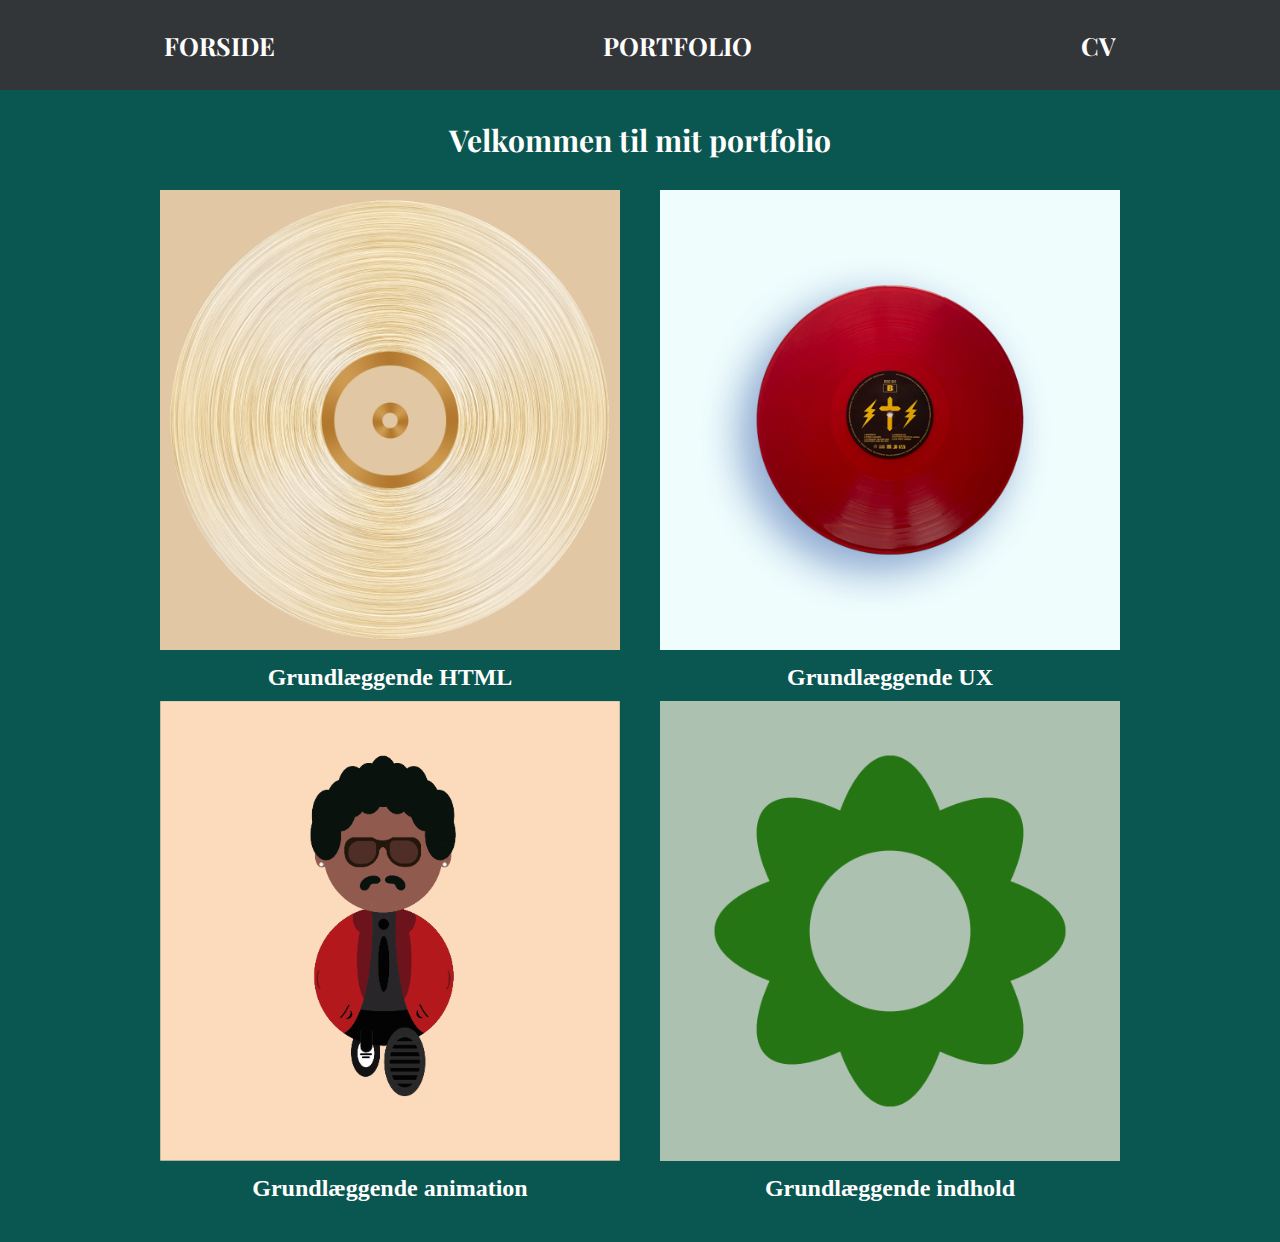
<file: index.html>
<!DOCTYPE html>
<html lang="da">
<head>
    <meta charset="utf-8">
    <meta name="viewport" content="width=device-width, initial-scale=1.0">
    <title>Forside</title>
    <link rel="stylesheet" href="index_style.css">
    <link rel="stylesheet" href="style.css">
    <link rel="preconnect" href="https://fonts.gstatic.com">
    <link href="https://fonts.googleapis.com/css2?family=Playfair+Display:wght@400;700&display=swap" rel="stylesheet">
    <link rel="preconnect" href="https://fonts.gstatic.com">
    <link href="https://fonts.googleapis.com/css2?family=Open+Sans:wght@600&family=Playfair+Display:wght@400;700&display=swap" rel="stylesheet">
</head>

<body>
    <header>
        <nav>
            <ul class="nav-links">
                <li><a href="index.html">Forside</a></li>
                <li><a href="portfolio_2.html">Portfolio</a></li>
                <li><a href="CV.html">CV</a></li>
            </ul>
        </nav>
    </header>
    <main>
        <div id="titel">
            <h1>Velkommen til mit portfolio</h1>
        </div>
        <div id="tema">
            <div id="tema_2">
                <a href="portfolio.html#splash">
                    <img src="indhold/html.png" alt="grundlæggende_html">
                </a>
                 <h2>Grundlæggende HTML</h2>
            </div>
            <div id="tema_3">
                <a href="portfolio.html#splash_2">
                    <img src="indhold/UX.png" alt="grundlæggende_ux">
            </a>
                <h2>Grundlæggende UX</h2>
            </div>
            <div id="tema_4">
                <a href="portfolio.html#splash_3">
                    <img src="indhold/animation.png" alt="grundlæggende_animation">
                </a>
                <h2>Grundlæggende animation</h2>
            </div>
            <div id="tema_5">
                <a href="portfolio.html#splash_4">
                    <img src="indhold/indhold.png" alt="">
                </a>
                <h2>Grundlæggende indhold</h2>
            </div>
        </div>
  
    </main>
</body>
</html>
</file>
<file: index_style.css>
body {
    background-color: #0a5650;
}

#titel {
    text-align: center;
    padding: 30px;
   
}

#titel h1 {
    color: white;
    font-size: 30px;
    grid-column-start: 2;
    grid-column-end: 3;
}

#tema {
    display: grid;
    padding-left: 12.5%;
    padding-right: 12.5%;
    grid-template-columns: 1fr 1fr;
    grid-template-rows: 1fr 1fr;
    column-gap: 40px;
    text-align: center;
    padding-bottom: 30px;

}

h2 {
    color: white;
    margin: 10px;
}


#tema_2 {
    grid-column-start: 1;
    grid-column-end: 2;

}

#tema_3 {
    grid-column-start: 2;
    grid-column-end: 3;
}

#tema_4 {
    grid-column-start: 1;
    grid-column-end: 2;
    grid-row-start: 2;
    grid-row-end: 3;
}

#tema_5 {
    grid-column-start: 2;
    grid-column-end: 3;
    grid-row-start: 2;
    grid-row-end: 3;
}

@media only screen and (max-width: 768px) {

    #tema {
        display: grid;
        grid-template-columns: 1fr;
        grid-template-rows: 1fr 1fr 1fr 1fr;

        padding: 30px;
        padding-top: 0;
    }


    #tema_2 {
 
    }

    #tema_3 {
        grid-column-start: 1;
        grid-column-end: 2;
        grid-row-start: 2;
        grid-row-end: 3;
    }

    #tema_4 {
        grid-column-start: 1;
        grid-column-end: 2;
        grid-row-start: 3;
        grid-row-end: 4;
    }

    #tema_5 {
        grid-column-start: 1;
        grid-column-end: 2;
        grid-row-start: 4;
        grid-row-end: 5;
    }
}
</file>
<file: style.css>
img {
    width: 100%;
    height: auto;
}

* {
    margin: 0px;
    padding: 0px;
    box-sizing: border-box;
    text-decoration: none;
    list-style: none;
    overflow-x: hidden;
}

h1 {
    font-family: 'Playfair Display', serif;
    color: black;
    font-size: 30px;
}

h3 {
    font-family: 'Playfair Display', serif;
    color: black;
    font-size: 25px;
    
}

p {
    font-family: 'Open Sans', sans-serif;
    color: black;
    font-size: 15px;
    margin-top: 30px;
    line-height: 1.5;
}

nav {
    background-color: #333639;
    display: flex;
    align-items: center;
    min-height: 10vh;
}

.nav-links {
    display: flex;
    justify-content: space-around;
    font-weight: bold;
    text-transform: uppercase;
    width: 100%;
}

.nav-links a {
    color: white;

    font-family: 'Playfair Display', serif;
    font-size: 25px;
}

nav a:hover {
    color: #0a5650;
}
@media only screen and (max-width: 768px) {
    
    nav {
    background-color: black;
    display: flex;
    align-items: center;
    min-height: 7vh;
}
    .nav-links {
    display: flex;
    justify-content: space-around;
    font-weight: bold;
    text-transform: uppercase;
    width: 100%;
}

.nav-links a {
    color: white;

    font-family: 'Playfair Display', serif;
    font-size: 20px;
}

nav a:hover {
    color: #d9c6a3;
}
    
}
</file>
